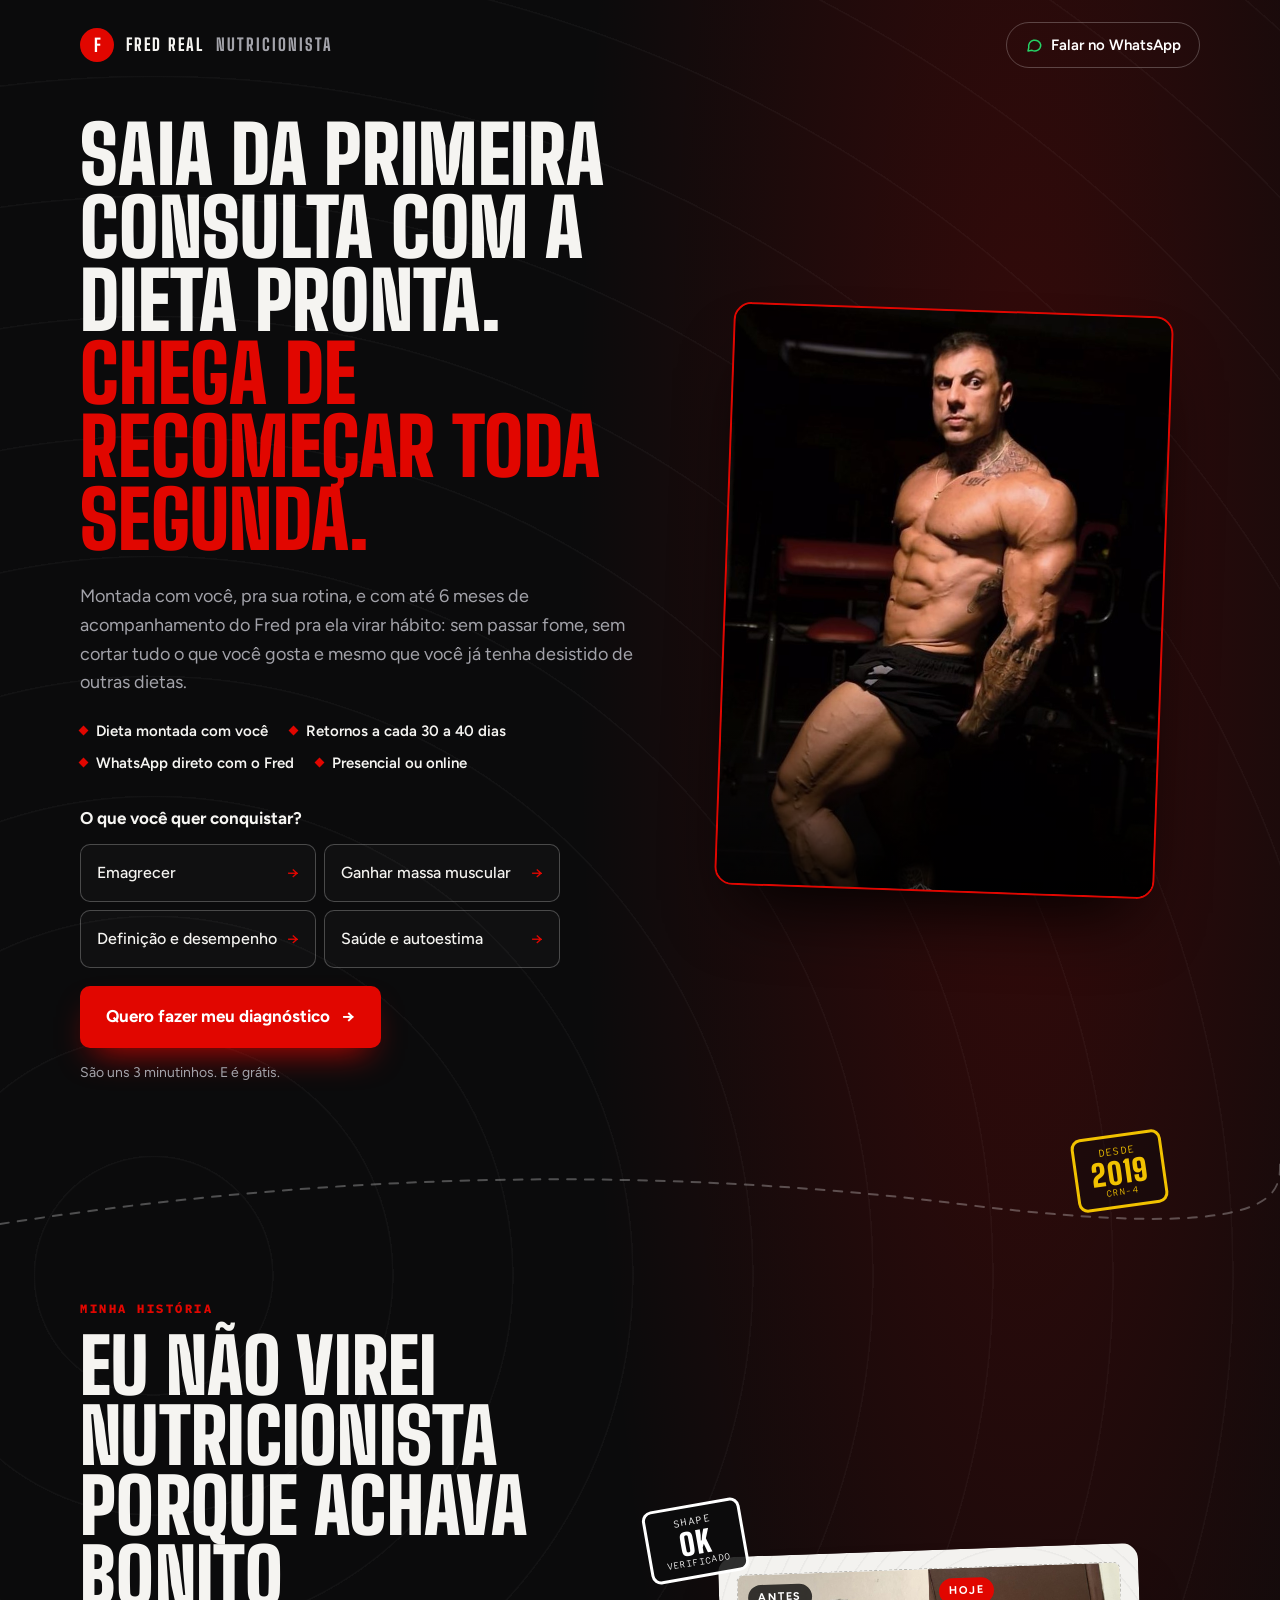
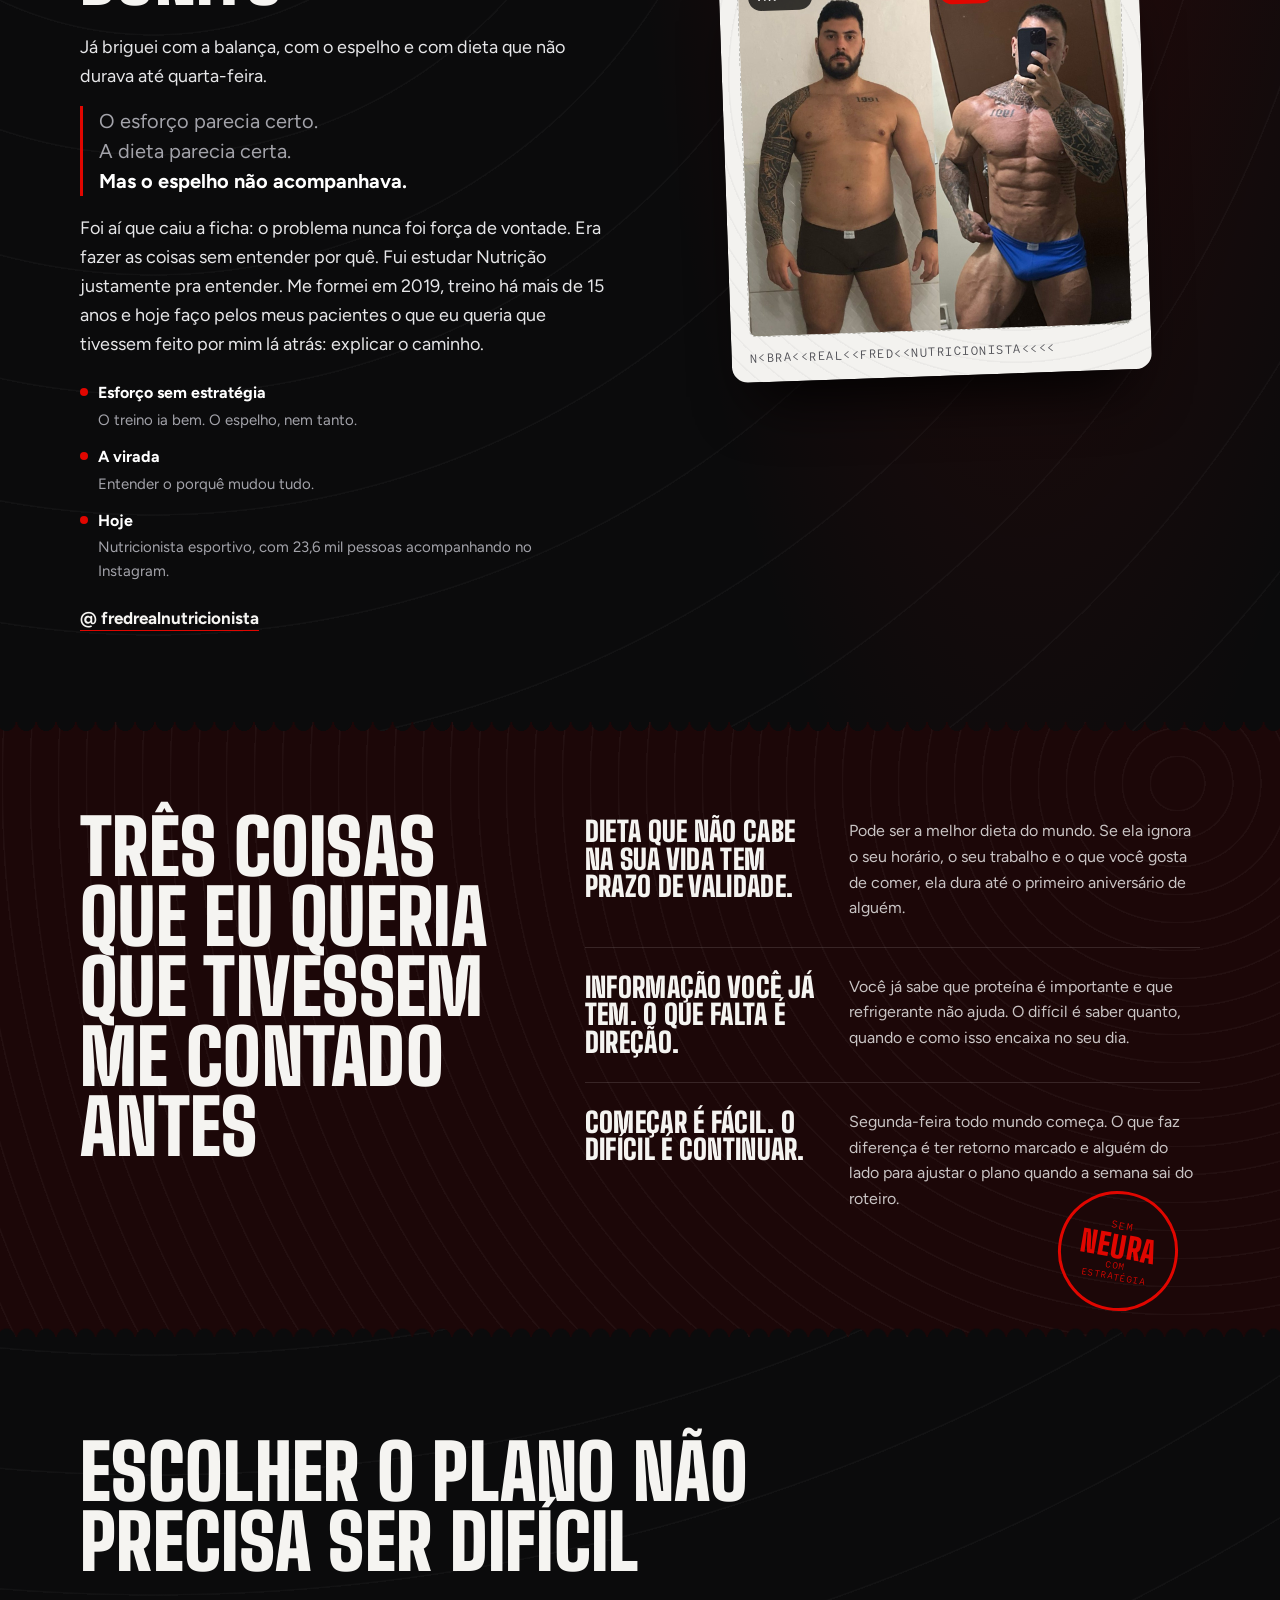
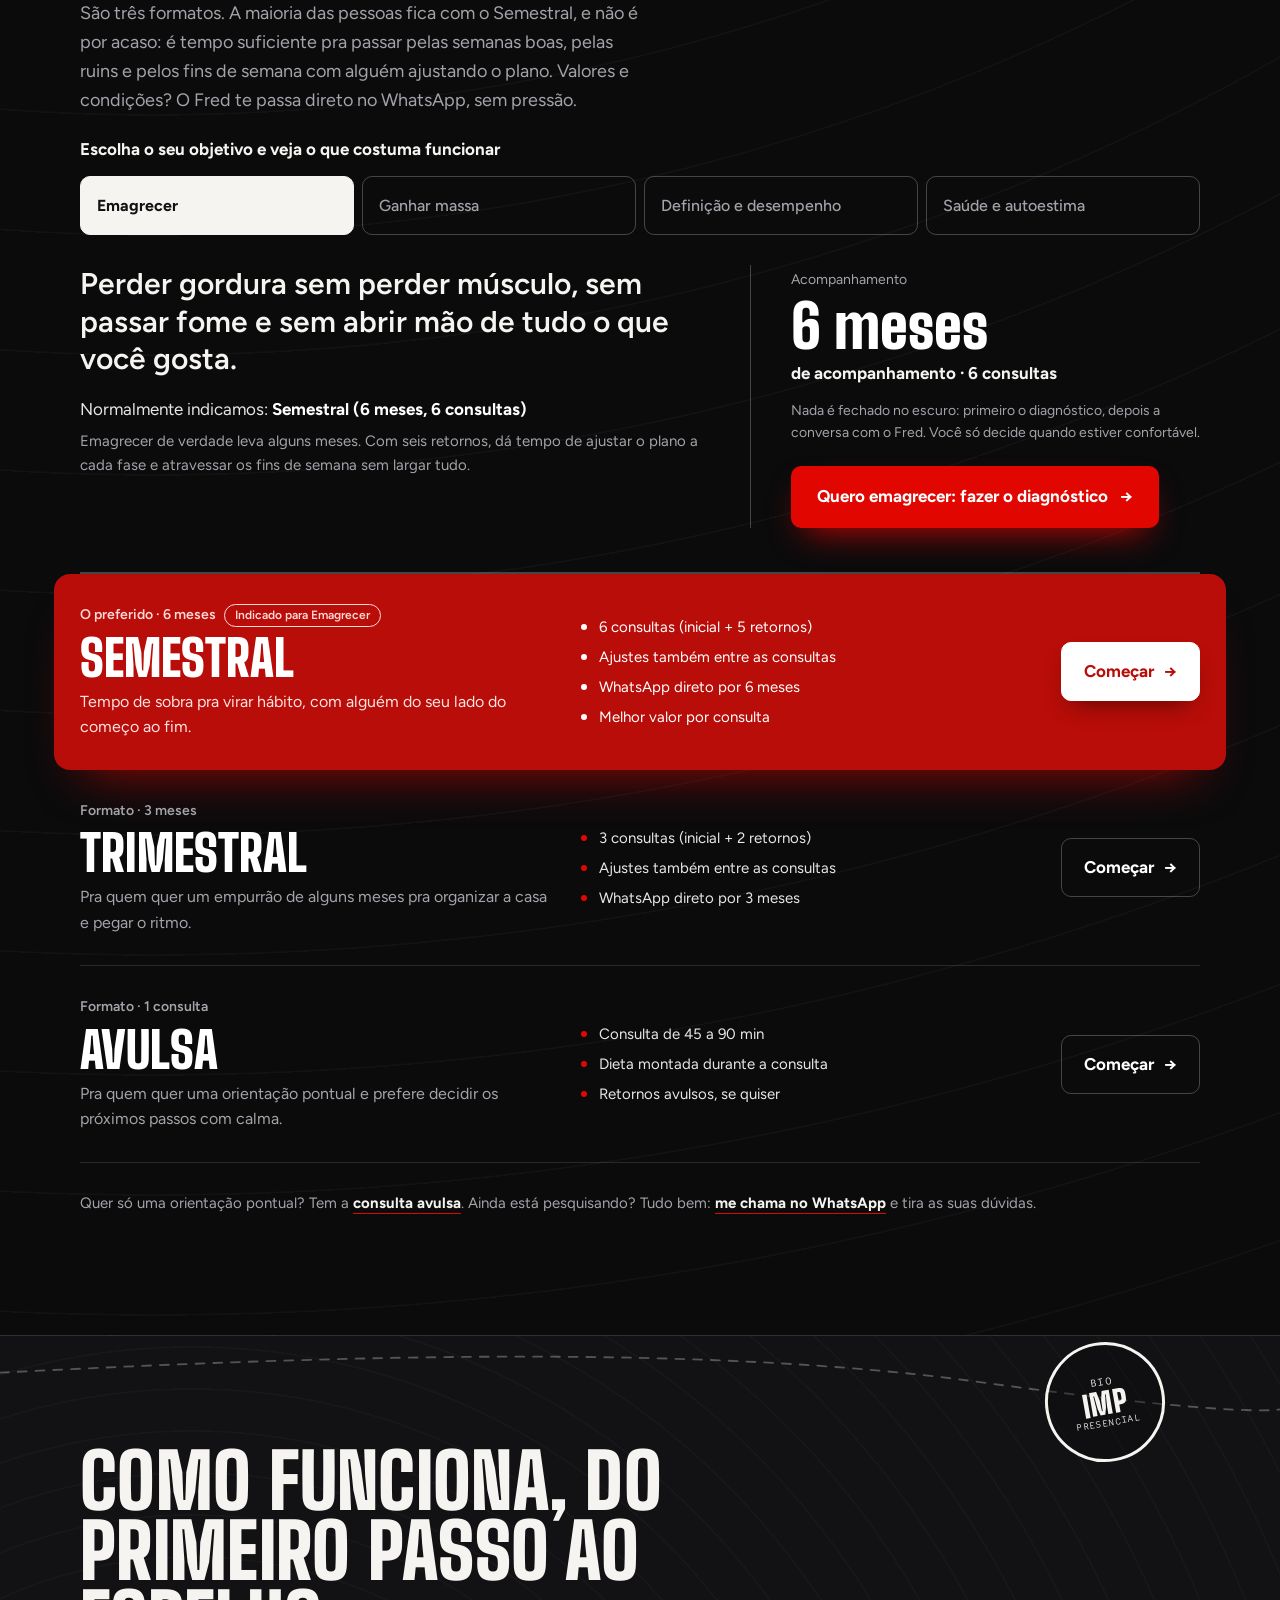
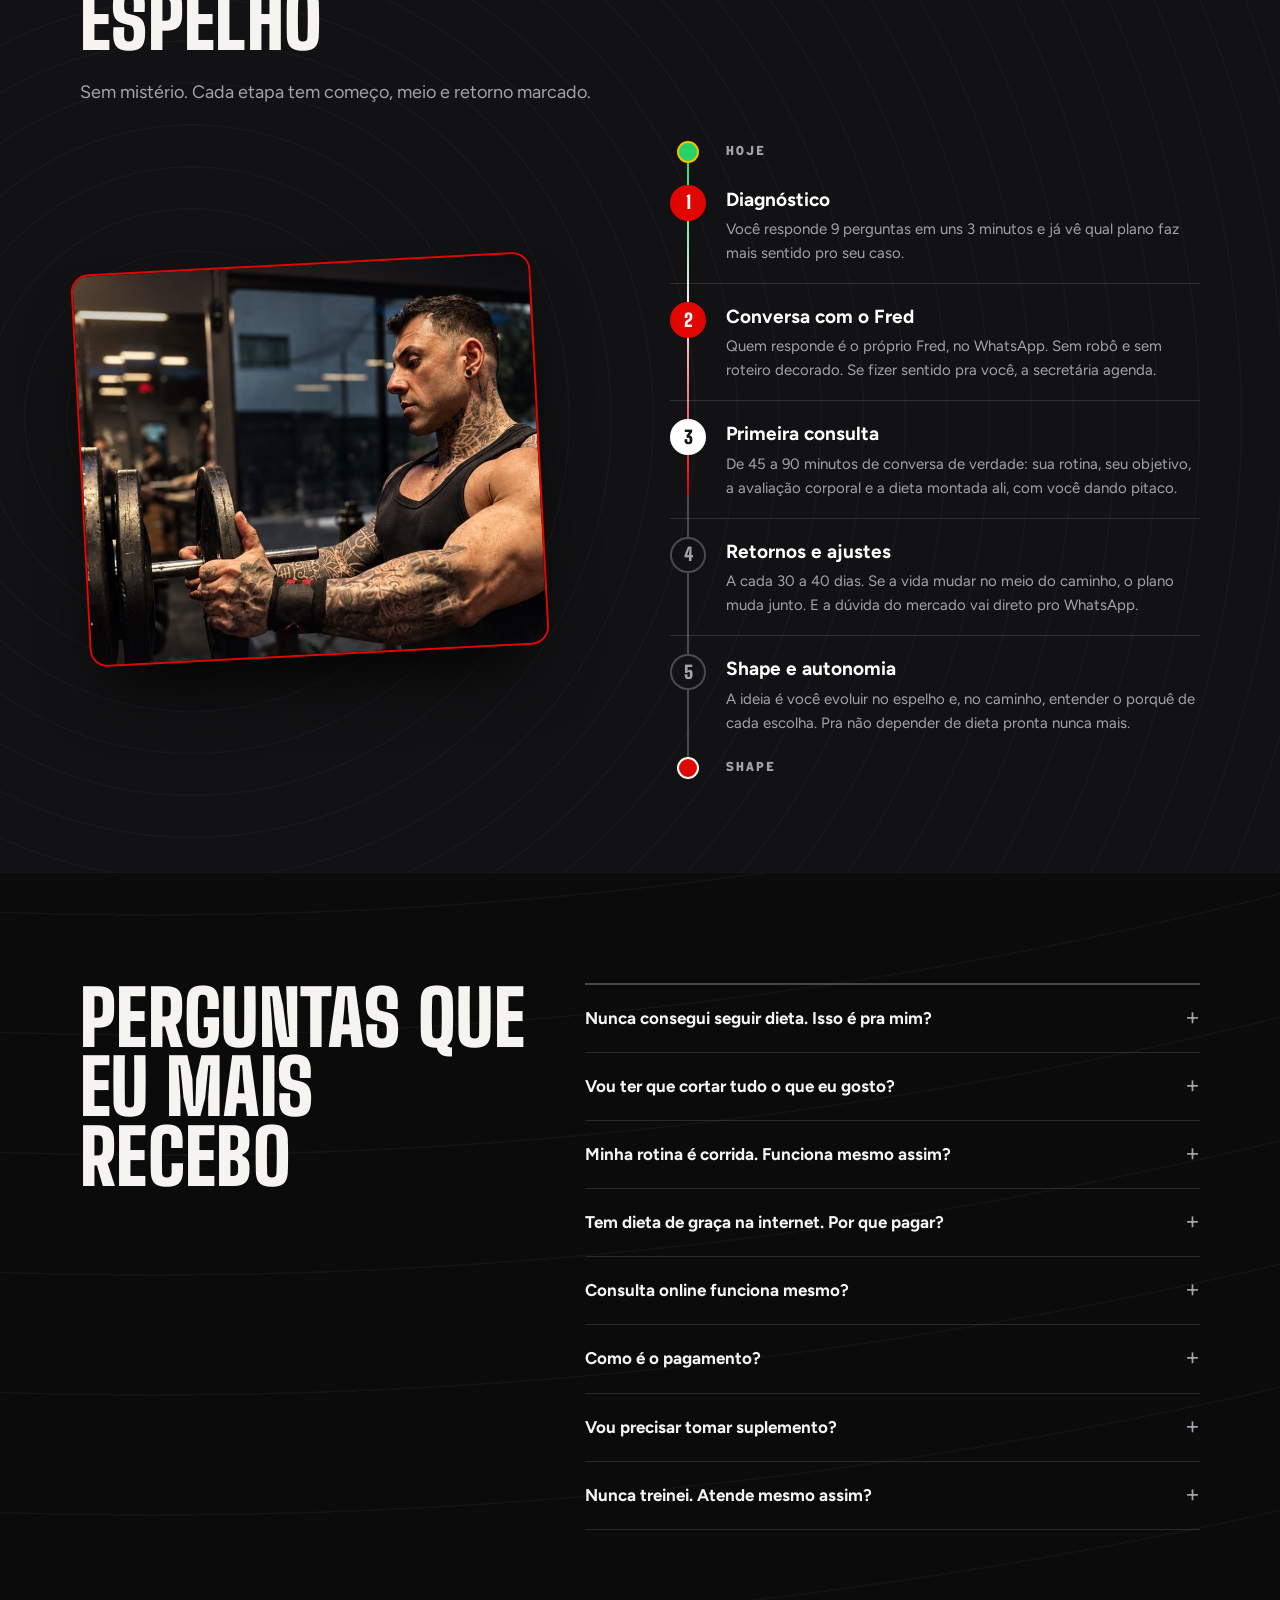
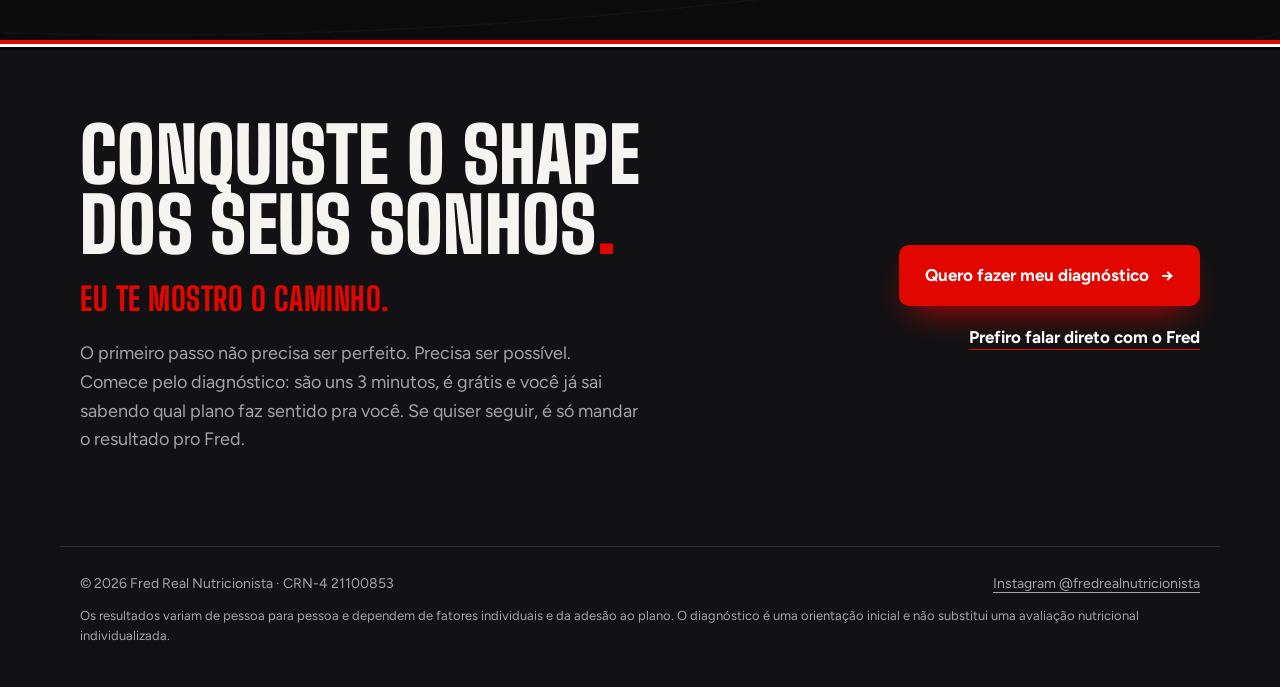
<file: index.html>
<!doctype html>
<html lang="pt-BR">
<head>
  <meta charset="utf-8">
  <meta name="viewport" content="width=device-width, initial-scale=1">
  <title>Fred Real Nutricionista · Conquiste o shape dos seus sonhos</title>
  <meta name="description" content="Acompanhamento nutricional individualizado com o Fred, nutricionista esportivo. Presencial em Cordeiro e Nova Friburgo (RJ) e online para todo o Brasil. Faça o diagnóstico grátis.">
  <meta property="og:title" content="Fred Real Nutricionista · Conquiste o shape dos seus sonhos">
  <meta property="og:description" content="Dieta montada com você, retornos e WhatsApp direto com o Fred. Faça o diagnóstico grátis e descubra o plano indicado para o seu caso.">
  <meta property="og:type" content="website">
  <meta property="og:image" content="assets/fred-hero.jpg">
  <meta name="theme-color" content="#0b0b0c">
  <link rel="preconnect" href="https://fonts.googleapis.com">
  <link rel="preconnect" href="https://fonts.gstatic.com" crossorigin>
  <link href="https://fonts.googleapis.com/css2?family=Big+Shoulders+Display:wght@700;800;900&family=Figtree:wght@400;500;600;700&family=Red+Hat+Mono:wght@500;700&display=swap" rel="stylesheet">
  <link rel="stylesheet" href="styles.css?v=4">
</head>
<body>

<header class="topo moldura">
  <a href="#" class="marca"><span class="marca-selo">F</span>Fred Real <em>Nutricionista</em></a>
  <a href="#" class="btn-whats js-whats" data-msg="geral">
    <svg viewBox="0 0 24 24" aria-hidden="true"><path d="M21 12a8 8 0 0 1-11.6 7.1L4 20l1-4.6A8 8 0 1 1 21 12z"/></svg>
    Falar no WhatsApp
  </a>
</header>

<main>
  <!-- ================= ABERTURA ================= -->
  <section class="hero moldura">
    <div class="hero-texto">
      <h1 class="titulo-mega titulo-oferta">Saia da primeira consulta com a dieta pronta. <span class="vermelho">Chega de recomeçar toda segunda.</span></h1>
      <p class="apoio">
        Montada com você, pra sua rotina, e com até 6 meses de acompanhamento do Fred pra ela virar hábito:
        sem passar fome, sem cortar tudo o que você gosta e mesmo que você já tenha desistido de outras dietas.
      </p>
      <ul class="selos">
        <li>Dieta montada com você</li>
        <li>Retornos a cada 30 a 40 dias</li>
        <li>WhatsApp direto com o Fred</li>
        <li>Presencial ou online</li>
      </ul>
      <p class="pergunta-caso">O que você quer conquistar?</p>
      <div class="casos">
        <a href="diagnostico/?objetivo=emagrecer" class="caso">Emagrecer<i>→</i></a>
        <a href="diagnostico/?objetivo=massa" class="caso">Ganhar massa muscular<i>→</i></a>
        <a href="diagnostico/?objetivo=definicao" class="caso">Definição e desempenho<i>→</i></a>
        <a href="diagnostico/?objetivo=saude" class="caso">Saúde e autoestima<i>→</i></a>
      </div>
      <a href="diagnostico/" class="cta">Quero fazer meu diagnóstico <i>→</i></a>
      <p class="nota">São uns 3 minutinhos. E é grátis.</p>
    </div>

    <figure class="hero-visual hero-visual-foto" aria-hidden="true">
      <div class="card-foto card-foto-grande">
        <img src="assets/fred-hero.jpg" alt="">
      </div>
    </figure>
  </section>

  <!-- trilha tracejada -->
  <div class="trilha" aria-hidden="true">
    <svg viewBox="0 0 1440 120" preserveAspectRatio="none"><path d="M0 90 C 360 40, 720 30, 1080 70 S 1440 60, 1440 30"/></svg>
    <span class="carimbo carimbo-trilha c-amarelo">Desde<br><b>2019</b><small>CRN-4</small></span>
  </div>

  <!-- ================= QUEM CUIDA ================= -->
  <section class="quem moldura">
    <div class="quem-texto">
      <span class="sobretitulo">Minha história</span>
      <h2 class="titulo-grande">Eu não virei nutricionista porque achava bonito</h2>
      <p class="historia">Já briguei com a balança, com o espelho e com dieta que não durava até quarta-feira.</p>
      <p class="trinca">O esforço parecia certo.<br>A dieta parecia certa.<br><b>Mas o espelho não acompanhava.</b></p>
      <p class="historia">
        Foi aí que caiu a ficha: o problema nunca foi força de vontade. Era fazer as coisas sem entender por quê.
        Fui estudar Nutrição justamente pra entender. Me formei em 2019, treino há mais de 15 anos e hoje faço pelos
        meus pacientes o que eu queria que tivessem feito por mim lá atrás: explicar o caminho.
      </p>
      <ul class="marcos">
        <li><b>Esforço sem estratégia</b><span>O treino ia bem. O espelho, nem tanto.</span></li>
        <li><b>A virada</b><span>Entender o porquê mudou tudo.</span></li>
        <li><b>Hoje</b><span>Nutricionista esportivo, com 23,6 mil pessoas acompanhando no Instagram.</span></li>
      </ul>
      <a href="https://www.instagram.com/fredrealnutricionista/" target="_blank" rel="noopener" class="arroba">@ fredrealnutricionista</a>
    </div>
    <div class="quem-visual">
      <div class="doc-foto">
        <div class="doc-img">
          <img src="assets/fred-antes-depois.jpg" alt="O próprio Fred, antes e depois">
          <span class="tag-antes">Antes</span><span class="tag-hoje">Hoje</span>
        </div>
        <span class="doc-mrz">N&lt;BRA&lt;&lt;REAL&lt;&lt;FRED&lt;&lt;NUTRICIONISTA&lt;&lt;&lt;&lt;</span>
      </div>
      <span class="carimbo carimbo-doc">Shape<br><b>OK</b><small>Verificado</small></span>
    </div>
  </section>

  <!-- ================= O QUE NINGUÉM CONTA ================= -->
  <section class="faixa">
    <div class="moldura faixa-grid">
      <h2 class="titulo-grande">Três coisas que eu queria que tivessem me contado antes</h2>
      <div class="verdades">
        <div class="verdade">
          <h3>Dieta que não cabe na sua vida tem prazo de validade.</h3>
          <p>Pode ser a melhor dieta do mundo. Se ela ignora o seu horário, o seu trabalho e o que você gosta de comer, ela dura até o primeiro aniversário de alguém.</p>
        </div>
        <div class="verdade">
          <h3>Informação você já tem. O que falta é direção.</h3>
          <p>Você já sabe que proteína é importante e que refrigerante não ajuda. O difícil é saber quanto, quando e como isso encaixa no seu dia.</p>
        </div>
        <div class="verdade">
          <h3>Começar é fácil. O difícil é continuar.</h3>
          <p>Segunda-feira todo mundo começa. O que faz diferença é ter retorno marcado e alguém do lado para ajustar o plano quando a semana sai do roteiro.</p>
        </div>
      </div>
    </div>
    <span class="carimbo carimbo-faixa c-vermelho">Sem<br><b>neura</b><small>com estratégia</small></span>
  </section>

  <!-- ================= PLANOS ================= -->
  <section class="planos moldura" id="planos">
    <h2 class="titulo-grande">Escolher o plano não precisa ser difícil</h2>
    <p class="apoio">São três formatos. A maioria das pessoas fica com o Semestral, e não é por acaso: é tempo suficiente pra passar pelas semanas boas, pelas ruins e pelos fins de semana com alguém ajustando o plano. Valores e condições? O Fred te passa direto no WhatsApp, sem pressão.</p>

    <p class="pergunta-caso">Escolha o seu objetivo e veja o que costuma funcionar</p>
    <div class="abas" role="tablist">
      <button role="tab" class="aba" data-aba="emagrecer" aria-selected="true">Emagrecer</button>
      <button role="tab" class="aba" data-aba="massa">Ganhar massa</button>
      <button role="tab" class="aba" data-aba="definicao">Definição e desempenho</button>
      <button role="tab" class="aba" data-aba="saude">Saúde e autoestima</button>
    </div>
    <div class="aba-painel">
      <div class="ap-texto">
        <p class="ap-frase" id="ap-frase"></p>
        <p class="ap-indica">Normalmente indicamos: <b id="ap-indica"></b></p>
        <p class="ap-obs" id="ap-obs"></p>
      </div>
      <div class="ap-lado">
        <span class="ap-rot">Acompanhamento</span>
        <b class="ap-tempo" id="ap-tempo"></b>
        <span class="ap-sub" id="ap-sub"></span>
        <p class="ap-nota">Nada é fechado no escuro: primeiro o diagnóstico, depois a conversa com o Fred. Você só decide quando estiver confortável.</p>
        <a href="diagnostico/" class="cta" id="ap-cta">Fazer o diagnóstico <i>→</i></a>
      </div>
    </div>

    <div class="formatos" id="formatos"></div>

    <p class="formatos-rodape">
      Quer só uma orientação pontual? Tem a <a href="#" class="js-whats" data-msg="avulsa">consulta avulsa</a>.
      Ainda está pesquisando? Tudo bem: <a href="#" class="js-whats" data-msg="geral">me chama no WhatsApp</a> e tira as suas dúvidas.
    </p>
  </section>

  <!-- ================= ETAPAS ================= -->
  <section class="etapas-sec">
    <div class="trilha trilha-topo" aria-hidden="true">
      <svg viewBox="0 0 1440 120" preserveAspectRatio="none"><path d="M0 40 C 400 20, 800 10, 1100 50 S 1440 80, 1440 80"/></svg>
      <span class="carimbo carimbo-etapas c-branco">Bio<br><b>imp</b><small>Presencial</small></span>
    </div>
    <div class="moldura">
      <h2 class="titulo-grande">Como funciona, do primeiro passo ao espelho</h2>
      <p class="apoio">Sem mistério. Cada etapa tem começo, meio e retorno marcado.</p>
      <div class="etapas-grid">
        <div class="etapas-visual">
          <div class="card-foto card-foto-largo">
            <img src="assets/fred-treino.jpg" alt="Fred treinando">
          </div>
        </div>
        <ol class="linha">
          <li class="ponta"><i class="pt pt-verde"></i><span>Hoje</span></li>
          <li><b class="n n-ativo">1</b><div><h3>Diagnóstico</h3><p>Você responde 9 perguntas em uns 3 minutos e já vê qual plano faz mais sentido pro seu caso.</p></div></li>
          <li><b class="n n-ativo">2</b><div><h3>Conversa com o Fred</h3><p>Quem responde é o próprio Fred, no WhatsApp. Sem robô e sem roteiro decorado. Se fizer sentido pra você, a secretária agenda.</p></div></li>
          <li><b class="n n-branco">3</b><div><h3>Primeira consulta</h3><p>De 45 a 90 minutos de conversa de verdade: sua rotina, seu objetivo, a avaliação corporal e a dieta montada ali, com você dando pitaco.</p></div></li>
          <li><b class="n">4</b><div><h3>Retornos e ajustes</h3><p>A cada 30 a 40 dias. Se a vida mudar no meio do caminho, o plano muda junto. E a dúvida do mercado vai direto pro WhatsApp.</p></div></li>
          <li><b class="n">5</b><div><h3>Shape e autonomia</h3><p>A ideia é você evoluir no espelho e, no caminho, entender o porquê de cada escolha. Pra não depender de dieta pronta nunca mais.</p></div></li>
          <li class="ponta"><i class="pt pt-vermelho"></i><span>Shape</span></li>
        </ol>
      </div>
    </div>
  </section>

  <!-- ================= RESULTADOS (aparece só quando houver fotos em RESULTADOS no script.js) ================= -->
  <section class="resultados moldura" id="resultados" hidden>
    <h2 class="titulo-grande">Quem já fez o caminho</h2>
    <p class="apoio">Pacientes do Fred que autorizaram mostrar a sua evolução. Cada corpo responde de um jeito.</p>
    <div class="resultados-grade" id="resultados-grade"></div>
  </section>

  <!-- ================= PERGUNTAS ================= -->
  <section class="faq moldura">
    <h2 class="titulo-grande">Perguntas que eu mais recebo</h2>
    <div class="faq-lista">
      <details><summary>Nunca consegui seguir dieta. Isso é pra mim?</summary>
        <p>É exatamente pra você. A maioria dos pacientes chega assim. A diferença é que aqui a dieta é montada com você, em cima da sua rotina, e você não fica sozinho depois da consulta.</p></details>
      <details><summary>Vou ter que cortar tudo o que eu gosto?</summary>
        <p>Não. Se tem uma coisa que eu aprendi é que dieta que proíbe tudo dura pouco. A gente encaixa o que você gosta com estratégia, sem culpa.</p></details>
      <details><summary>Minha rotina é corrida. Funciona mesmo assim?</summary>
        <p>Funciona, porque o plano parte da sua rotina, e não de uma rotina ideal que ninguém tem. Horário de trabalho, de treino, comer fora: tudo entra na conta.</p></details>
      <details><summary>Tem dieta de graça na internet. Por que pagar?</summary>
        <p>Quando o chuveiro queima, você até pode ver um tutorial. Mas costuma chamar alguém que entende, né? Informação na internet tem de sobra. O que ela não faz é olhar pro seu caso, ajustar quando não funciona e responder a sua dúvida no meio da semana.</p></details>
      <details><summary>Consulta online funciona mesmo?</summary>
        <p>Funciona. É ao vivo, por vídeo, com a dieta montada durante a chamada. A evolução é acompanhada por fotos e informações que você envia (a bioimpedância fica para o presencial), e as dúvidas vão pelo WhatsApp.</p></details>
      <details><summary>Como é o pagamento?</summary>
        <p>PIX, cartão de crédito, cartão de débito ou dinheiro. As condições de parcelamento são combinadas no fechamento, depois da conversa com o Fred.</p></details>
      <details><summary>Vou precisar tomar suplemento?</summary>
        <p>Só se fizer sentido pro seu caso. Isso é avaliado na consulta. Suplemento é complemento, e não atalho.</p></details>
      <details><summary>Nunca treinei. Atende mesmo assim?</summary>
        <p>Atende. Tem paciente saindo do sedentarismo e tem marombeiro de muitos anos. O plano começa de onde você está hoje.</p></details>
    </div>
  </section>

  <!-- ================= CHAMADA FINAL ================= -->
  <section class="final">
    <div class="moldura final-grid">
      <div>
        <h2 class="titulo-grande">Conquiste o shape dos seus sonhos<span class="vermelho">.</span></h2>
        <p class="hero-assinatura final-assinatura">Eu te mostro o caminho.</p>
        <p class="apoio">O primeiro passo não precisa ser perfeito. Precisa ser possível. Comece pelo diagnóstico: são uns 3 minutos, é grátis e você já sai sabendo qual plano faz sentido pra você. Se quiser seguir, é só mandar o resultado pro Fred.</p>
      </div>
      <div class="final-acoes">
        <a href="diagnostico/" class="cta">Quero fazer meu diagnóstico <i>→</i></a>
        <a href="#" class="link js-whats" data-msg="geral">Prefiro falar direto com o Fred</a>
      </div>
    </div>
    <footer class="moldura rodape">
      <span>© 2026 Fred Real Nutricionista · CRN-4 <span class="js-crn"></span></span>
      <a href="https://www.instagram.com/fredrealnutricionista/" target="_blank" rel="noopener">Instagram @fredrealnutricionista</a>
      <p>Os resultados variam de pessoa para pessoa e dependem de fatores individuais e da adesão ao plano. O diagnóstico é uma orientação inicial e não substitui uma avaliação nutricional individualizada.</p>
    </footer>
  </section>
</main>

<script src="config.js?v=5"></script>
<script src="script.js?v=3"></script>
</body>
</html>
</file>
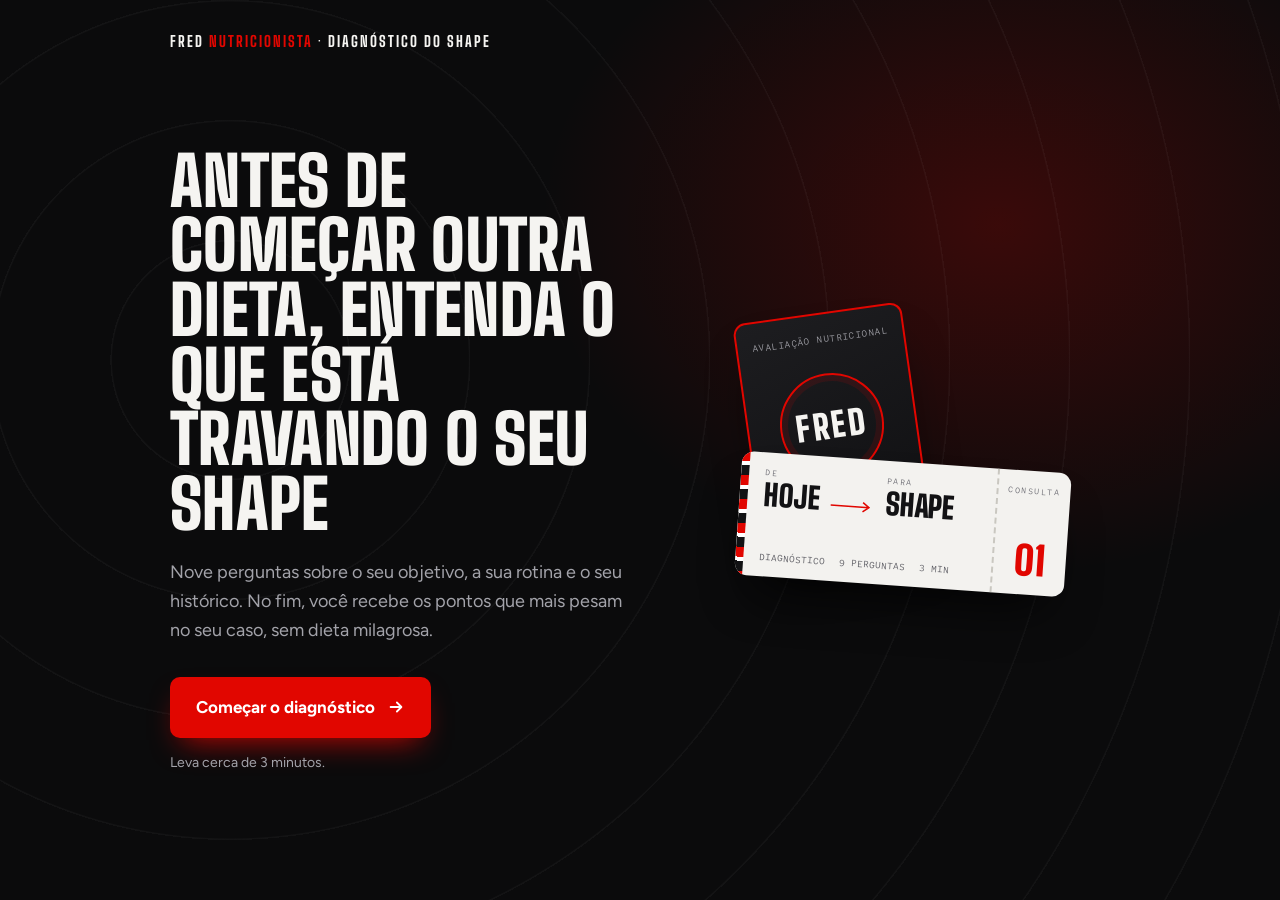
<file: diagnostico/index.html>
<!doctype html>
<html lang="pt-BR">
<head>
  <meta charset="utf-8">
  <meta name="viewport" content="width=device-width, initial-scale=1">
  <title>Diagnóstico do Shape · Fred Nutricionista</title>
  <meta name="description" content="Nove perguntas rápidas para entender o que está travando o seu shape. No fim, você recebe os pontos que mais pesam no seu caso.">
  <meta property="og:title" content="Diagnóstico do Shape · Fred Nutricionista">
  <meta property="og:description" content="Antes de começar outra dieta, entenda o que está travando o seu resultado. Leva cerca de 3 minutos.">
  <meta property="og:type" content="website">
  <meta property="og:image" content="assets/og-image.jpg">
  <meta name="theme-color" content="#0b0b0c">
  <link rel="preconnect" href="https://fonts.googleapis.com">
  <link rel="preconnect" href="https://fonts.gstatic.com" crossorigin>
  <link href="https://fonts.googleapis.com/css2?family=Big+Shoulders+Display:wght@700;800;900&family=Figtree:wght@400;500;600;700&family=Red+Hat+Mono:wght@500;700&display=swap" rel="stylesheet">
  <link rel="stylesheet" href="styles.css?v=2">
</head>
<body>
  <main class="diag">
    <header class="moldura topo">
      <span class="marca">Fred <em>Nutricionista</em> · Diagnóstico do Shape</span>
    </header>

    <!-- ============ 1. ABERTURA ============ -->
    <section class="moldura tela intro entra" id="tela-intro">
      <div class="intro-texto">
        <h1 class="titulo-grande">Antes de começar outra dieta, entenda o que está travando o seu shape</h1>
        <p class="apoio">
          Nove perguntas sobre o seu objetivo, a sua rotina e o seu histórico. No fim, você recebe os pontos
          que mais pesam no seu caso, sem dieta milagrosa.
        </p>
        <button class="cta" type="button" id="btn-comecar">
          Começar o diagnóstico
          <svg viewBox="0 0 20 20" width="18" height="18" aria-hidden="true"><path d="M4 10h11m-4-5 5 5-5 5" fill="none" stroke="currentColor" stroke-width="2" stroke-linecap="round" stroke-linejoin="round"/></svg>
        </button>
        <p class="nota">Leva cerca de 3 minutos.</p>
      </div>

      <figure class="palco" aria-hidden="true">
        <div class="pilha">
          <div class="doc ficha-fundo">
            <span class="ff-topo">Avaliação nutricional</span>
            <span class="ff-selo">FRED</span>
            <span class="ff-base">CRN-4 · Nutrição esportiva</span>
          </div>
          <div class="doc bilhete">
            <div class="bl-faixa"></div>
            <div class="bl-corpo">
              <div class="bl-rota">
                <div><small>De</small><b>Hoje</b></div>
                <svg viewBox="0 0 60 16"><path d="M2 8h50m-8-6 8 6-8 6" fill="none" stroke="currentColor" stroke-width="2"/></svg>
                <div><small>Para</small><b>Shape</b></div>
              </div>
              <div class="bl-dados"><span>Diagnóstico</span><span>9 perguntas</span><span>3 min</span></div>
            </div>
            <div class="bl-canhoto"><small>Consulta</small><b>01</b></div>
          </div>
        </div>
      </figure>
    </section>

    <!-- ============ 2. PERGUNTAS ============ -->
    <section class="moldura tela passo" id="tela-quiz" hidden>
      <div class="rota" role="progressbar" aria-label="Progresso do diagnóstico" aria-valuemin="0" aria-valuemax="100" aria-valuenow="0">
        <span class="rota-ponta" aria-hidden="true">Hoje</span>
        <div class="rota-trilho" aria-hidden="true">
          <div class="rota-feito" id="rota-feito"></div>
          <div class="rota-marcador" id="rota-marcador"></div>
        </div>
        <span class="rota-ponta" aria-hidden="true">Shape</span>
      </div>
      <div class="pergunta" id="pergunta" aria-live="polite"></div>
    </section>

    <!-- ============ 3. DADOS ============ -->
    <section class="moldura tela passo" id="tela-dados" hidden>
      <div class="rota" aria-hidden="true">
        <span class="rota-ponta">Hoje</span>
        <div class="rota-trilho"><div class="rota-feito" style="width:92%"></div><div class="rota-marcador" style="left:92%"></div></div>
        <span class="rota-ponta">Shape</span>
      </div>
      <form class="ficha entra" id="form-dados" novalidate>
        <h2 class="titulo-pergunta">Para quem é esse diagnóstico?</h2>
        <p class="ficha-apoio">Você vê o resultado na hora e pode receber a explicação completa do Fred pelo WhatsApp.</p>
        <label class="campo">
          <span>Nome</span>
          <input name="nome" required autocomplete="name">
        </label>
        <label class="campo">
          <span>WhatsApp com DDD</span>
          <input name="whatsapp" required inputmode="tel" autocomplete="tel" placeholder="(22) 99999-9999" type="tel">
        </label>
        <p class="erro" id="erro-dados" role="alert" hidden></p>
        <p class="privacidade">Seus dados ficam só com o Fred e a equipe dele e não são vendidos nem repassados a mais ninguém.</p>
        <button class="cta cta-cheio" type="submit">
          Ver meu diagnóstico
          <svg viewBox="0 0 20 20" width="18" height="18" aria-hidden="true"><path d="M4 10h11m-4-5 5 5-5 5" fill="none" stroke="currentColor" stroke-width="2" stroke-linecap="round" stroke-linejoin="round"/></svg>
        </button>
        <button class="voltar" type="button" id="voltar-dados">Voltar</button>
      </form>
    </section>

    <!-- ============ 4. RESULTADO ============ -->
    <section class="moldura tela resultado" id="tela-resultado" hidden>
      <div class="entra">
        <p class="rotulo">Seu diagnóstico</p>
        <h2 class="titulo-grande" id="res-titulo"></h2>
        <p class="apoio" id="res-resumo"></p>

        <div class="bloco-plano">
          <span class="plano-tag">Plano indicado para você</span>
          <b class="plano-nome" id="res-plano-nome"></b>
          <span class="plano-info" id="res-plano-info"></span>
          <ul class="plano-porque" id="res-porque"></ul>
          <a class="plano-link" href="../#planos">Comparar todos os planos</a>
        </div>

        <div class="bloco">
          <h3 class="bloco-titulo">O que mais pesa no seu caso</h3>
          <ol class="pontos" id="res-pontos"></ol>
        </div>

        <div class="bloco bloco-claro">
          <h3 class="bloco-titulo">Por que dieta pronta não resolve isso</h3>
          <p>
            Nenhum desses pontos se resolve com um cardápio copiado da internet. Eles pedem um plano montado
            <strong>com você</strong>, em cima da sua rotina, e alguém para ajustar o caminho quando a vida real acontecer.
            É assim que o Fred trabalha:
          </p>
          <ul class="metodo">
            <li><b>Consulta de 45 a 90 min</b> para entender sua rotina, seu treino e o que você gosta de comer.</li>
            <li><b>Dieta montada durante a consulta</b>, com a sua participação, e explicada em linguagem simples.</li>
            <li><b>Retornos a cada 30 a 40 dias</b> e ajustes também entre as consultas.</li>
            <li><b>WhatsApp direto com o Fred</b> para tirar dúvidas do acompanhamento.</li>
          </ul>
          <p class="modalidade" id="res-modalidade"></p>
        </div>

        <div class="bloco">
          <h3 class="bloco-titulo">Próximo passo</h3>
          <ol class="proximos">
            <li>Você manda o seu diagnóstico para o Fred no WhatsApp.</li>
            <li>Ele mesmo responde, entende o seu caso e explica como funciona o acompanhamento e os planos.</li>
            <li>Se fizer sentido para você, a secretária agenda a sua consulta.</li>
          </ol>
          <a class="cta cta-largo" id="res-whats" href="#" target="_blank" rel="noopener">
            Mandar meu diagnóstico para o Fred
            <svg viewBox="0 0 20 20" width="18" height="18" aria-hidden="true"><path d="M4 10h11m-4-5 5 5-5 5" fill="none" stroke="currentColor" stroke-width="2" stroke-linecap="round" stroke-linejoin="round"/></svg>
          </a>
          <p class="nota">Abre o WhatsApp com as suas respostas já escritas. Você só aperta enviar.</p>
        </div>

        <p class="aviso">
          Este diagnóstico é uma orientação inicial a partir das suas respostas e não substitui uma avaliação nutricional individualizada.
          Resultados variam de pessoa para pessoa. Fred · Nutricionista · CRN-4 <span class="js-crn"></span>
        </p>
        <button class="voltar" type="button" id="refazer">Refazer o diagnóstico</button>
      </div>
    </section>
  </main>

  <script src="../config.js?v=5"></script>
  <script src="script.js?v=2"></script>
</body>
</html>
</file>
<file: styles.css>
/* ============ Cores do Fred: preto, vermelho e branco ============ */
:root {
  --fundo: #0b0b0c;
  --fundo-2: #121214;
  --vinho: #1c0708;
  --linha: rgba(255, 255, 255, .12);
  --linha-forte: rgba(255, 255, 255, .24);
  --vermelho: #e10600;
  --vermelho-escuro: #a80500;
  --vermelho-destaque: #b80d08;
  --branco: #f5f4f1;
  --texto: #e7e7e9;
  --apagado: #a3a3aa;
  --papel: #f3f2ef;
  --tinta: #121214;
  --amarelo: #f2c200;

  --display: 'Big Shoulders Display', Impact, 'Arial Narrow', sans-serif;
  --corpo: 'Figtree', system-ui, -apple-system, 'Segoe UI', Roboto, sans-serif;
  --mono: 'Red Hat Mono', ui-monospace, Menlo, monospace;
}

* { box-sizing: border-box; margin: 0; padding: 0; }
[hidden] { display: none !important; }
html { scroll-behavior: smooth; }
body {
  color: var(--texto); font-family: var(--corpo); font-size: 17px; line-height: 1.6; -webkit-font-smoothing: antialiased; overflow-x: hidden;
  background:
    repeating-radial-gradient(circle at 12% 18%, transparent 0 118px, rgba(255,255,255,.03) 119px 120px),
    radial-gradient(ellipse 50% 40% at 80% 8%, rgba(225, 6, 0, .2), transparent 70%),
    var(--fundo);
}
img { display: block; max-width: 100%; }
a { color: inherit; }
button { font: inherit; cursor: pointer; }
svg { fill: none; stroke: currentColor; stroke-width: 2; stroke-linecap: round; stroke-linejoin: round; }
.moldura { width: 100%; max-width: 1160px; margin: 0 auto; padding: 0 20px; }
.vermelho { color: var(--vermelho); }

/* ============ Tipografia ============ */
.titulo-mega { font-family: var(--display); font-weight: 900; text-transform: uppercase; color: var(--branco); line-height: .9; letter-spacing: .3px; font-size: clamp(56px, 8.6vw, 104px); margin-bottom: 26px; }
.titulo-grande { font-family: var(--display); font-weight: 900; text-transform: uppercase; color: var(--branco); line-height: .92; letter-spacing: .3px; font-size: clamp(44px, 6vw, 76px); margin-bottom: 22px; max-width: 760px; }
.apoio { color: var(--apagado); font-size: 18px; max-width: 560px; margin-bottom: 22px; }
.apoio b { color: var(--branco); }
.nota { color: var(--apagado); font-size: 14px; margin-top: 14px; }

/* ============ Botões ============ */
.cta { display: inline-flex; align-items: center; gap: 12px; background: var(--vermelho); color: #fff; text-decoration: none; font-weight: 700; font-size: 17px; border-radius: 10px; padding: 17px 26px; box-shadow: 0 16px 34px -14px rgba(225, 6, 0, .9); transition: transform .15s, background .2s; }
.cta:hover { background: var(--vermelho-escuro); transform: translateY(-2px); }
.cta i { font-style: normal; transition: transform .2s; }
.cta:hover i { transform: translateX(3px); }
.btn-whats { display: inline-flex; align-items: center; gap: 8px; color: #fff; text-decoration: none; font-weight: 600; font-size: 15px; border: 1px solid var(--linha-forte); border-radius: 999px; padding: 10px 18px; transition: border-color .2s; }
.btn-whats svg { width: 18px; height: 18px; color: #25d366; }
.btn-whats:hover { border-color: #fff; }
.link { color: #fff; font-weight: 700; text-underline-offset: 6px; text-decoration-color: var(--vermelho); }

/* ============ Topo ============ */
.topo { display: flex; align-items: center; justify-content: space-between; gap: 16px; padding-top: 22px; padding-bottom: 10px; }
.marca { display: inline-flex; align-items: center; gap: 12px; text-decoration: none; font-family: var(--display); font-weight: 800; font-size: 17px; letter-spacing: 2px; text-transform: uppercase; color: var(--branco); }
.marca em { font-style: normal; color: var(--apagado); }
.marca-selo { width: 34px; height: 34px; border-radius: 50%; background: var(--vermelho); color: #fff; display: grid; place-items: center; font-size: 18px; letter-spacing: 0; }

/* ============ Abertura ============ */
.hero { display: grid; grid-template-columns: 1.05fr .95fr; gap: 40px; align-items: center; padding-top: 40px; padding-bottom: 40px; }
.selos { list-style: none; display: flex; flex-wrap: wrap; gap: 8px 22px; margin-bottom: 30px; }
.selos li { position: relative; padding-left: 16px; font-size: 15px; font-weight: 600; color: var(--branco); }
.selos li::before { content: ''; position: absolute; left: 0; top: 8px; width: 7px; height: 7px; background: var(--vermelho); transform: rotate(45deg); }
.pergunta-caso { font-weight: 700; color: var(--branco); font-size: 17px; margin-bottom: 12px; }
.casos { display: grid; grid-template-columns: 1fr 1fr; gap: 8px; max-width: 480px; margin-bottom: 18px; }
.caso { display: flex; align-items: center; justify-content: space-between; gap: 10px; text-decoration: none; color: var(--branco); font-weight: 500; font-size: 16px; line-height: 1.25; border: 1px solid var(--linha-forte); background: rgba(255,255,255,.025); border-radius: 10px; padding: 16px 16px; min-height: 58px; transition: border-color .15s, background .15s; }
.caso i { font-style: normal; color: var(--vermelho); }
.caso:hover { border-color: var(--vermelho); background: rgba(225, 6, 0, .1); }

.hero-visual { position: relative; height: 560px; }
.card-foto { position: absolute; right: 30px; top: 0; width: 340px; aspect-ratio: 4 / 5.3; border-radius: 18px; overflow: hidden; border: 2px solid var(--vermelho); transform: rotate(3deg); background: #111; box-shadow: 0 40px 70px -25px rgba(0,0,0,.95); }
.card-foto img { width: 100%; height: 100%; object-fit: cover; object-position: center 25%; }
.card-foto::after { content: ''; position: absolute; inset: 0; background: linear-gradient(180deg, transparent 62%, rgba(0,0,0,.8)); pointer-events: none; }
.card-foto figcaption { position: absolute; left: 18px; bottom: 16px; z-index: 1; color: #fff; }
.card-foto figcaption b { display: block; font-family: var(--display); font-weight: 900; font-size: 30px; letter-spacing: 1px; text-transform: uppercase; line-height: 1; }
.card-foto figcaption small { font-family: var(--mono); font-size: 11px; letter-spacing: 1.5px; text-transform: uppercase; color: #cfcfcf; }
.cartao-plano { position: absolute; left: 0; bottom: 30px; width: 300px; background: linear-gradient(160deg, #fff, #e9e8e4); color: var(--tinta); border-radius: 14px; padding: 16px 18px 12px; transform: rotate(-6deg); box-shadow: 0 30px 50px -18px rgba(0,0,0,.9); z-index: 2; }
.cp-topo { display: block; font-family: var(--mono); font-size: 10px; letter-spacing: 1.5px; text-transform: uppercase; color: #6b6b72; }
.cp-nome { display: block; font-family: var(--display); font-weight: 900; font-size: 24px; letter-spacing: .5px; margin: 4px 0 8px; }
.cartao-plano ul { list-style: none; display: grid; gap: 4px; margin-bottom: 8px; }
.cartao-plano li { display: flex; gap: 12px; font-size: 13px; font-weight: 600; padding: 4px 8px; border-radius: 6px; }
.cartao-plano li span { font-family: var(--mono); font-size: 11px; color: #6b6b72; width: 42px; }
.cartao-plano li.atual { background: #fde7e6; color: var(--vermelho-escuro); }
.cp-mrz { display: block; font-family: var(--mono); font-size: 10px; letter-spacing: 1px; color: #6b6b72; border-top: 1px solid #d6d4cf; padding-top: 6px; white-space: nowrap; overflow: hidden; }

.carimbo { position: absolute; display: inline-flex; flex-direction: column; align-items: center; justify-content: center; text-align: center; font-family: var(--mono); font-size: 10px; letter-spacing: 1.5px; text-transform: uppercase; line-height: 1.15; border: 3px solid currentColor; border-radius: 10px; padding: 8px 14px; color: var(--vermelho); background: rgba(11,11,12,.35); }
.carimbo b { font-family: var(--display); font-weight: 900; font-size: 30px; letter-spacing: 1px; line-height: 1; }
.carimbo small { font-size: 9px; }
.carimbo-hero { right: 0; bottom: 70px; transform: rotate(-12deg); z-index: 3; background: rgba(255,255,255,.92); }
.c-amarelo { color: var(--amarelo); }
.c-vermelho { color: var(--vermelho); border-radius: 50%; width: 120px; height: 120px; }
.c-branco { color: var(--branco); border-radius: 50%; width: 120px; height: 120px; }

/* trilha tracejada entre seções */
.trilha { position: relative; height: 120px; margin: 10px 0; }
.trilha svg { width: 100%; height: 100%; }
.trilha path { stroke: rgba(255,255,255,.28); stroke-width: 2; stroke-dasharray: 10 10; }
.carimbo-trilha { right: 9%; top: 0; transform: rotate(-8deg); }

/* ============ Quem cuida ============ */
.quem { display: grid; grid-template-columns: 1fr 1fr; gap: 60px; align-items: center; padding-top: 30px; padding-bottom: 90px; }
.citacao { font-size: 22px; font-weight: 600; color: var(--branco); line-height: 1.35; margin-bottom: 18px; max-width: 520px; }
.arroba { color: var(--branco); font-weight: 700; text-underline-offset: 6px; text-decoration-color: var(--vermelho); }
.quem-visual { position: relative; display: flex; justify-content: center; }
.doc-foto { width: 100%; max-width: 420px; background: var(--papel); border-radius: 16px; padding: 18px 18px 14px; transform: rotate(-2deg); box-shadow: 0 40px 60px -25px rgba(0,0,0,.95);
  background-image: repeating-radial-gradient(circle at 70% 30%, transparent 0 14px, rgba(0,0,0,.035) 15px 16px); }
.doc-img { position: relative; border-radius: 8px; overflow: hidden; border: 1px dashed #b9b8b2; }
.doc-img img { width: 100%; height: auto; }
.tag-antes, .tag-hoje { position: absolute; top: 10px; font-size: 11px; font-weight: 700; letter-spacing: 1.5px; text-transform: uppercase; border-radius: 999px; padding: 4px 10px; color: #fff; background: rgba(0,0,0,.75); }
.tag-antes { left: 10px; }
.tag-hoje { left: calc(50% + 10px); background: var(--vermelho); }
.doc-mrz { display: block; margin-top: 12px; font-family: var(--mono); font-size: 12px; letter-spacing: 1.5px; color: #4a4a50; white-space: nowrap; overflow: hidden; }
.carimbo-doc { left: 0; top: -30px; transform: rotate(-10deg); color: #fff; background: rgba(11,11,12,.85); }

/* ============ Faixa (bordas recortadas) ============ */
.faixa { position: relative; background: var(--vinho); padding: 90px 0 100px;
  background-image: repeating-radial-gradient(circle at 92% 10%, transparent 0 26px, rgba(255,255,255,.035) 27px 28px);
  --d: 9px;
  -webkit-mask: radial-gradient(var(--d) at 50% 0, #0000 98%, #000) 50% 0 / calc(var(--d) * 2.2) 51% repeat-x, radial-gradient(var(--d) at 50% 100%, #0000 98%, #000) 50% 100% / calc(var(--d) * 2.2) 51% repeat-x;
          mask: radial-gradient(var(--d) at 50% 0, #0000 98%, #000) 50% 0 / calc(var(--d) * 2.2) 51% repeat-x, radial-gradient(var(--d) at 50% 100%, #0000 98%, #000) 50% 100% / calc(var(--d) * 2.2) 51% repeat-x; }
.faixa-grid { display: grid; grid-template-columns: .85fr 1.15fr; gap: 50px; align-items: start; }
.verdade { display: grid; grid-template-columns: .8fr 1.2fr; gap: 30px; padding: 26px 0; border-bottom: 1px solid var(--linha); }
.verdade:first-child { padding-top: 6px; }
.verdade:last-child { border-bottom: 0; }
.verdade h3 { font-family: var(--display); font-weight: 900; text-transform: uppercase; color: var(--branco); font-size: 28px; line-height: .98; letter-spacing: .3px; }
.verdade p { color: #c9c4c4; font-size: 16px; }
.carimbo-faixa { right: 8%; bottom: 26px; transform: rotate(10deg); background: transparent; }

/* ============ Planos ============ */
.planos { padding-top: 100px; padding-bottom: 60px; }
.abas { display: grid; grid-template-columns: repeat(4, 1fr); gap: 8px; margin-bottom: 30px; }
.aba { background: transparent; color: var(--apagado); border: 1px solid var(--linha-forte); border-radius: 10px; padding: 16px; font-size: 16px; font-weight: 500; text-align: left; transition: all .15s; }
.aba:hover { color: #fff; border-color: #fff; }
.aba[aria-selected="true"] { background: var(--branco); color: var(--tinta); border-color: var(--branco); font-weight: 700; }
.aba-painel { display: grid; grid-template-columns: 1.4fr 1fr; gap: 40px; padding-bottom: 44px; border-bottom: 2px solid var(--linha-forte); }
.ap-frase { font-size: clamp(22px, 2.4vw, 30px); font-weight: 600; color: var(--branco); line-height: 1.25; margin-bottom: 18px; }
.ap-indica { color: var(--texto); margin-bottom: 6px; }
.ap-indica b { color: #fff; }
.ap-obs { color: var(--apagado); font-size: 15px; }
.ap-lado { border-left: 1px solid var(--linha-forte); padding-left: 40px; }
.ap-rot { font-size: 14px; color: var(--apagado); }
.ap-tempo { display: block; font-family: var(--display); font-weight: 900; font-size: 60px; line-height: 1; color: #fff; margin: 4px 0; }
.ap-sub { display: block; font-weight: 700; color: var(--branco); margin-bottom: 12px; }
.ap-nota { font-size: 14px; color: var(--apagado); margin-bottom: 22px; }

.formatos { display: grid; }
.formato { display: grid; grid-template-columns: 1.15fr 1.1fr auto; gap: 30px; align-items: center; padding: 30px 0; border-bottom: 1px solid var(--linha); }
.formato.destaque { background: var(--vermelho-destaque); border-radius: 16px; padding: 30px 26px; margin: 0 -26px; border-bottom: 0; box-shadow: 0 30px 50px -30px rgba(225,6,0,.7); }
.f-rot { font-size: 14px; font-weight: 600; color: var(--apagado); display: flex; align-items: center; gap: 8px; flex-wrap: wrap; }
.formato.destaque .f-rot { color: #ffd9d7; }
.f-pill { border: 1px solid currentColor; border-radius: 999px; padding: 1px 10px; font-size: 12px; }
.f-nome { display: block; font-family: var(--display); font-weight: 900; font-size: 50px; line-height: 1; color: #fff; text-transform: uppercase; margin: 6px 0 6px; }
.f-preco { display: block; font-weight: 700; color: #fff; margin-bottom: 4px; }
.f-desc { color: var(--apagado); font-size: 16px; }
.formato.destaque .f-desc { color: #ffe3e1; }
.f-itens { list-style: none; display: grid; gap: 6px; }
.f-itens li { position: relative; padding-left: 18px; font-size: 15px; color: var(--texto); }
.f-itens li::before { content: ''; position: absolute; left: 0; top: 9px; width: 6px; height: 6px; border-radius: 50%; background: var(--vermelho); }
.formato.destaque .f-itens li { color: #fff; }
.formato.destaque .f-itens li::before { background: #fff; }
.f-btn { display: inline-flex; align-items: center; gap: 10px; text-decoration: none; color: #fff; font-weight: 700; border: 1px solid var(--linha-forte); border-radius: 10px; padding: 15px 22px; white-space: nowrap; transition: border-color .2s, background .2s; }
.f-btn:hover { border-color: #fff; }
.formato.destaque .f-btn { background: #fff; color: var(--vermelho-destaque); border-color: #fff; box-shadow: 0 12px 24px -12px rgba(0,0,0,.6); }
.formatos-rodape { color: var(--apagado); font-size: 15px; margin-top: 28px; }
.formatos-rodape a { color: var(--branco); font-weight: 700; text-underline-offset: 5px; text-decoration-color: var(--vermelho); }

/* ============ Etapas ============ */
.etapas-sec { position: relative; background: var(--fundo-2); border-top: 1px solid var(--linha); padding-bottom: 90px; margin-top: 60px;
  background-image: repeating-radial-gradient(circle at 15% 60%, transparent 0 40px, rgba(255,255,255,.025) 41px 42px); }
.trilha-topo { margin: 0; height: 110px; }
.carimbo-etapas { left: 9%; top: 6px; transform: rotate(-10deg); }
.etapas-grid { display: grid; grid-template-columns: 1fr 1fr; gap: 60px; align-items: center; margin-top: 30px; }
.card-foto-largo { position: relative; right: auto; top: auto; width: 100%; max-width: 460px; aspect-ratio: 860 / 735; transform: rotate(-3deg); }
.card-foto-largo::after { display: none; }
.linha { list-style: none; position: relative; }
.linha::before { content: ''; position: absolute; left: 17px; top: 14px; bottom: 14px; width: 2px; background: linear-gradient(180deg, #25d366 0, var(--branco) 25%, var(--vermelho) 55%, var(--linha-forte) 56%); }
.linha li { position: relative; display: grid; grid-template-columns: 36px 1fr; gap: 20px; align-items: start; padding: 18px 0; border-bottom: 1px solid var(--linha); }
.linha li:nth-last-child(2) { border-bottom: 0; }
.linha .ponta { border-bottom: 0; padding: 4px 0; align-items: center; }
.linha .ponta span { font-family: var(--mono); font-weight: 700; font-size: 13px; letter-spacing: 2px; text-transform: uppercase; color: var(--apagado); }
.pt { width: 22px; height: 22px; border-radius: 50%; margin-left: 7px; border: 2px solid #fff; position: relative; z-index: 1; }
.pt-verde { background: #25d366; border-color: var(--amarelo); }
.pt-vermelho { background: var(--vermelho); }
.n { position: relative; z-index: 1; width: 36px; height: 36px; border-radius: 50%; display: grid; place-items: center; font-family: var(--display); font-weight: 900; font-size: 18px; background: var(--fundo-2); color: var(--apagado); border: 2px solid var(--linha-forte); }
.n-ativo { background: var(--vermelho); color: #fff; border-color: var(--vermelho); }
.n-branco { background: #fff; color: var(--tinta); border-color: #fff; }
.linha h3 { font-size: 19px; color: #fff; margin-bottom: 2px; }
.linha p { font-size: 15px; color: var(--apagado); }

/* ============ Resultados ============ */
.resultados { padding-top: 100px; }
.resultados-grade { display: grid; grid-template-columns: repeat(3, 1fr); gap: 20px; margin-top: 20px; }
.resultado-card { background: var(--fundo-2); border: 1px solid var(--linha-forte); border-radius: 16px; overflow: hidden; }
.resultado-card img { width: 100%; aspect-ratio: 4 / 5; object-fit: cover; }
.resultado-card figcaption { padding: 14px 18px 18px; }
.resultado-card b { display: block; color: #fff; }
.resultado-card span { color: var(--apagado); font-size: 15px; }

/* ============ FAQ ============ */
.faq { display: grid; grid-template-columns: .85fr 1.15fr; gap: 50px; align-items: start; padding-top: 110px; padding-bottom: 110px; }
.faq .titulo-grande { position: sticky; top: 30px; }
.faq-lista { border-top: 2px solid var(--linha-forte); }
.faq details { border-bottom: 1px solid var(--linha); }
.faq summary { list-style: none; cursor: pointer; display: flex; justify-content: space-between; gap: 20px; padding: 20px 0; font-weight: 700; color: var(--branco); font-size: 17px; }
.faq summary::-webkit-details-marker { display: none; }
.faq summary::after { content: '+'; font-size: 24px; font-weight: 400; line-height: 1; color: var(--apagado); transition: transform .2s; }
.faq details[open] summary::after { transform: rotate(45deg); color: var(--vermelho); }
.faq details p { color: var(--apagado); padding: 0 40px 22px 0; }

/* ============ Final ============ */
.final { background: var(--fundo-2); border-top: 6px solid transparent; border-image: linear-gradient(180deg, var(--vermelho) 0 33%, #fff 33% 66%, #000 66%) 1; padding-top: 80px; }
.final-grid { display: grid; grid-template-columns: 1.3fr 1fr; gap: 40px; align-items: center; padding-bottom: 70px; }
.final-acoes { display: flex; flex-direction: column; align-items: flex-end; gap: 18px; }
.rodape { border-top: 1px solid var(--linha); padding-top: 26px; padding-bottom: 40px; display: flex; flex-wrap: wrap; justify-content: space-between; gap: 10px 20px; font-size: 14px; color: var(--apagado); }
.rodape a { color: var(--apagado); text-underline-offset: 4px; }
.rodape p { flex-basis: 100%; font-size: 13px; }

/* ============ Entrada suave ============ */
.revela { opacity: 0; transform: translateY(22px); transition: opacity .7s ease, transform .7s ease; }
.revela.dentro { opacity: 1; transform: none; }
@media (prefers-reduced-motion: reduce) { .revela { opacity: 1; transform: none; transition: none; } html { scroll-behavior: auto; } }

/* ============ Responsivo ============ */
@media (max-width: 960px) {
  .hero, .quem, .faixa-grid, .etapas-grid, .faq, .final-grid { grid-template-columns: 1fr; }
  .hero-visual { height: 470px; max-width: 420px; width: 100%; margin: 0 auto; order: -1; }
  .card-foto { width: 290px; right: 0; }
  .cartao-plano { width: 250px; bottom: 10px; }
  .carimbo-hero { bottom: 40px; }
  .quem-visual { margin-top: 30px; }
  .verdade { grid-template-columns: 1fr; gap: 8px; }
  .aba-painel { grid-template-columns: 1fr; }
  .ap-lado { border-left: 0; padding-left: 0; border-top: 1px solid var(--linha-forte); padding-top: 24px; }
  .formato { grid-template-columns: 1fr; gap: 16px; }
  .formato.destaque { margin: 0; }
  .f-btn { justify-self: start; }
  .faq .titulo-grande { position: static; }
  .final-acoes { align-items: flex-start; }
  .carimbo-faixa { display: none; }
}
@media (max-width: 600px) {
  body { font-size: 16px; }
  .btn-whats { padding: 8px 12px; font-size: 13px; }
  .marca { font-size: 14px; letter-spacing: 1.5px; }
  .marca em { display: none; }
  .hero { padding-top: 16px; }
  .hero-visual { height: 420px; }
  .card-foto { width: 250px; }
  .cartao-plano { width: 220px; left: -6px; }
  .carimbo-hero { right: -4px; }
  .casos { grid-template-columns: 1fr; }
  .abas { grid-template-columns: 1fr 1fr; }
  .cta { width: 100%; justify-content: center; }
  .carimbo-trilha { right: 4%; }
  .resultados-grade { grid-template-columns: 1fr; }
}
/* ajustes */
.carimbo-etapas { left: auto; right: 9%; }
.carimbo-doc { left: -24px; top: -46px; }
.final { border-top: 0; box-shadow: inset 0 4px 0 var(--vermelho), inset 0 7px 0 #fff, inset 0 10px 0 #000; }

/* ============ Copy no estilo conversado ============ */
.hero-assinatura { font-family: var(--display); font-weight: 800; font-size: clamp(24px, 2.6vw, 32px); text-transform: uppercase; letter-spacing: .5px; color: var(--vermelho); margin: -14px 0 18px; }
.hero-visual-foto { height: auto; display: flex; justify-content: center; }
.card-foto-grande { position: relative; right: auto; top: auto; width: 100%; max-width: 440px; aspect-ratio: 4 / 5.3; transform: rotate(2deg); }
.sobretitulo { display: inline-block; font-family: var(--mono); font-weight: 700; font-size: 12px; letter-spacing: 2.5px; text-transform: uppercase; color: var(--vermelho); margin-bottom: 12px; }
.historia { color: var(--texto); font-size: 18px; max-width: 540px; margin-bottom: 16px; }
.trinca { font-size: 20px; line-height: 1.5; color: var(--apagado); border-left: 3px solid var(--vermelho); padding-left: 16px; margin: 6px 0 18px; }
.trinca b { color: #fff; }
.marcos { list-style: none; display: grid; gap: 12px; margin: 22px 0 22px; max-width: 520px; }
.marcos li { display: grid; gap: 2px; padding-left: 18px; position: relative; }
.marcos li::before { content: ''; position: absolute; left: 0; top: 8px; width: 8px; height: 8px; border-radius: 50%; background: var(--vermelho); }
.marcos b { color: #fff; font-size: 16px; }
.marcos span { color: var(--apagado); font-size: 15px; }
@media (max-width: 960px) { .hero-visual-foto { height: auto; max-width: 360px; } .card-foto-grande { max-width: 330px; } }
@media (max-width: 600px) { .card-foto-grande { max-width: 280px; } .hero-assinatura { margin-top: -10px; } }
/* título-oferta da abertura (frase mais longa) */
.titulo-oferta { font-size: clamp(46px, 6.2vw, 82px); line-height: .92; }
.final-assinatura { margin: -8px 0 14px; }
</file>
<file: diagnostico/styles.css>
/* ============ Cores do Fred ============ */
:root {
  --fundo: #0b0b0c;
  --fundo-2: #141416;
  --linha: rgba(255, 255, 255, .14);
  --linha-forte: rgba(255, 255, 255, .28);
  --vermelho: #e10600;
  --vermelho-escuro: #b00500;
  --branco: #f5f4f1;
  --texto: #e7e7e9;
  --apagado: #a3a3aa;
  --papel: #f3f2ef;
  --tinta: #121214;

  --display: 'Big Shoulders Display', Impact, 'Arial Narrow', sans-serif;
  --corpo: 'Figtree', system-ui, -apple-system, 'Segoe UI', Roboto, sans-serif;
  --mono: 'Red Hat Mono', ui-monospace, Menlo, monospace;
}

* { box-sizing: border-box; margin: 0; padding: 0; }
[hidden] { display: none !important; }

body {
  min-height: 100vh;
  color: var(--texto);
  font-family: var(--corpo);
  font-size: 17px;
  line-height: 1.6;
  -webkit-font-smoothing: antialiased;
  background:
    repeating-radial-gradient(circle at 18% 40%, transparent 0 118px, rgba(255,255,255,.035) 119px 120px),
    radial-gradient(ellipse 55% 60% at 78% 25%, rgba(225, 6, 0, .22), transparent 65%),
    var(--fundo);
  background-attachment: fixed;
  overflow-x: hidden;
}
button { font: inherit; cursor: pointer; }

.diag { min-height: 100vh; display: flex; flex-direction: column; }
.moldura { width: 100%; max-width: 980px; margin: 0 auto; padding: 0 20px; }

/* ============ Topo ============ */
.topo { padding-top: 28px; padding-bottom: 8px; }
.marca {
  font-family: var(--display); font-weight: 800; font-size: 15px;
  letter-spacing: 2px; text-transform: uppercase; color: var(--branco);
}
.marca em { font-style: normal; color: var(--vermelho); }

/* ============ Tipografia ============ */
.titulo-grande {
  font-family: var(--display); font-weight: 900; text-transform: uppercase;
  color: var(--branco); line-height: .95; letter-spacing: .3px;
  font-size: clamp(40px, 6.6vw, 68px);
  margin-bottom: 22px;
}
.titulo-pergunta {
  font-family: var(--display); font-weight: 900; text-transform: uppercase;
  color: var(--branco); line-height: .98; font-size: clamp(32px, 5vw, 46px); margin-bottom: 12px;
}
.apoio { color: var(--apagado); font-size: 18px; max-width: 470px; margin-bottom: 32px; }
.nota { color: var(--apagado); font-size: 14px; margin-top: 14px; }
.rotulo {
  font-family: var(--mono); font-weight: 700; font-size: 13px; letter-spacing: 2px;
  text-transform: uppercase; color: var(--vermelho); margin-bottom: 10px;
}

/* ============ Botões ============ */
.cta {
  display: inline-flex; align-items: center; justify-content: center; gap: 12px;
  background: var(--vermelho); color: #fff; border: 0; border-radius: 10px;
  padding: 17px 26px; font-weight: 700; font-size: 17px; text-decoration: none;
  box-shadow: 0 14px 30px -12px rgba(225, 6, 0, .85);
  transition: transform .15s, background .2s;
}
.cta:hover { background: var(--vermelho-escuro); transform: translateY(-2px); }
.cta:disabled { opacity: .35; pointer-events: none; box-shadow: none; }
.cta svg { transition: transform .2s; }
.cta:hover svg { transform: translateX(3px); }
.cta-cheio, .cta-largo { width: 100%; text-align: center; }
.voltar {
  background: none; border: 0; color: var(--texto); font-size: 16px; margin-top: 26px;
  text-decoration: underline; text-decoration-color: var(--vermelho); text-underline-offset: 5px;
}

/* ============ Abertura ============ */
.intro {
  flex: 1; display: grid; grid-template-columns: 1.1fr .9fr; gap: 40px; align-items: center;
  padding-top: 40px; padding-bottom: 80px;
}
.palco { display: flex; justify-content: center; }
.pilha { position: relative; width: 340px; height: 300px; }
.doc { position: absolute; border-radius: 12px; box-shadow: 0 30px 50px -20px rgba(0,0,0,.8); }

.ficha-fundo {
  width: 170px; height: 240px; left: 10px; top: 0;
  background: linear-gradient(160deg, #1d1d20, #0f0f11);
  border: 2px solid var(--vermelho);
  transform: rotate(-8deg);
  display: flex; flex-direction: column; align-items: center; justify-content: space-between;
  padding: 18px 12px; text-align: center;
}
.ff-topo, .ff-base { font-family: var(--mono); font-size: 9px; letter-spacing: 1.5px; text-transform: uppercase; color: var(--apagado); }
.ff-selo {
  font-family: var(--display); font-weight: 900; font-size: 34px; color: var(--branco); letter-spacing: 3px;
  width: 104px; height: 104px; border-radius: 50%; display: grid; place-items: center;
  border: 2px solid var(--vermelho); box-shadow: 0 0 0 6px rgba(225,6,0,.12) inset;
}

.bilhete {
  width: 330px; height: 124px; left: 0; top: 150px;
  background: var(--papel); color: var(--tinta);
  transform: rotate(4deg);
  display: flex; overflow: hidden;
}
.bl-faixa { width: 8px; background: repeating-linear-gradient(180deg, var(--vermelho) 0 10px, #fff 10px 14px, var(--tinta) 14px 24px); }
.bl-corpo { flex: 1; padding: 14px 14px 12px 16px; display: flex; flex-direction: column; justify-content: space-between; }
.bl-rota { display: flex; align-items: flex-end; gap: 10px; }
.bl-rota small { display: block; font-family: var(--mono); font-size: 8px; letter-spacing: 1.5px; text-transform: uppercase; color: #6b6b72; }
.bl-rota b { font-family: var(--display); font-weight: 900; font-size: 30px; line-height: 1; text-transform: uppercase; }
.bl-rota svg { width: 46px; color: var(--vermelho); margin-bottom: 8px; }
.bl-dados { display: flex; gap: 14px; font-family: var(--mono); font-size: 9px; letter-spacing: 1px; text-transform: uppercase; color: #55555c; }
.bl-canhoto {
  width: 74px; border-left: 2px dashed #c9c7c0; display: flex; flex-direction: column;
  justify-content: space-between; align-items: center; padding: 14px 6px;
}
.bl-canhoto small { font-family: var(--mono); font-size: 8px; letter-spacing: 1.5px; text-transform: uppercase; color: #6b6b72; }
.bl-canhoto b { font-family: var(--display); font-weight: 900; font-size: 40px; color: var(--vermelho); line-height: 1; }

/* ============ Progresso ============ */
.passo { padding-top: 22px; padding-bottom: 60px; max-width: 640px; }
.rota { display: flex; align-items: center; gap: 14px; margin-bottom: 30px; }
.rota-ponta { font-family: var(--mono); font-weight: 700; font-size: 12px; letter-spacing: 2px; text-transform: uppercase; color: var(--apagado); }
.rota-trilho {
  position: relative; flex: 1; height: 2px;
  background: repeating-linear-gradient(90deg, var(--linha-forte) 0 8px, transparent 8px 14px);
}
.rota-feito { position: absolute; left: 0; top: -1px; height: 4px; border-radius: 2px; background: var(--vermelho); transition: width .45s ease; width: 0; }
.rota-marcador {
  position: absolute; top: 50%; width: 22px; height: 22px; border-radius: 50%;
  background: #fff; border: 3px solid var(--fundo); box-shadow: 0 0 0 2px #fff;
  transform: translate(-50%, -50%); transition: left .45s ease; left: 0;
}

/* ============ Pergunta ============ */
.contador { font-family: var(--mono); font-weight: 700; font-size: 14px; letter-spacing: 2px; color: var(--vermelho); margin-bottom: 10px; }
.pergunta-apoio { color: var(--apagado); font-size: 17px; margin-bottom: 4px; }
.opcoes { list-style: none; display: grid; gap: 12px; margin-top: 24px; }
.opcao {
  width: 100%; display: flex; align-items: center; gap: 16px; text-align: left;
  background: rgba(255,255,255,.025); color: var(--branco);
  border: 1px solid var(--linha-forte); border-radius: 12px; padding: 16px 18px;
  font-size: 17px; font-weight: 500; line-height: 1.3;
  transition: border-color .15s, background .15s, transform .1s;
}
.opcao:hover { border-color: var(--branco); background: rgba(255,255,255,.05); }
.opcao:active { transform: scale(.99); }
.letra {
  flex: none; width: 30px; height: 30px; border-radius: 7px; display: grid; place-items: center;
  border: 1px solid var(--linha-forte); font-family: var(--mono); font-weight: 700; font-size: 13px; color: var(--apagado);
  transition: all .15s;
}
.opcao[aria-pressed="true"] { border-color: var(--vermelho); background: rgba(225, 6, 0, .12); }
.opcao[aria-pressed="true"] .letra { background: var(--vermelho); border-color: var(--vermelho); color: #fff; }
.acoes { display: flex; align-items: center; justify-content: space-between; margin-top: 8px; }
.acoes .cta { margin-top: 26px; }

/* ============ Ficha de dados (cartão claro) ============ */
.ficha {
  background:
    repeating-radial-gradient(circle at 90% 30%, transparent 0 58px, rgba(0,0,0,.04) 59px 60px),
    var(--papel);
  color: var(--tinta); border-radius: 18px; padding: 30px 24px 26px;
  box-shadow: 0 40px 60px -30px rgba(0,0,0,.9);
}
.ficha .titulo-pergunta { color: var(--tinta); }
.ficha-apoio { color: #3c3c42; font-size: 18px; margin-bottom: 26px; }
.campo { display: block; margin-bottom: 22px; }
.campo span { display: block; font-family: var(--mono); font-weight: 700; font-size: 13px; letter-spacing: 2px; text-transform: uppercase; color: var(--tinta); margin-bottom: 6px; }
.campo input {
  width: 100%; border: 0; border-bottom: 2px solid #b9b8b2; background: transparent;
  padding: 10px 0; font: inherit; font-size: 19px; color: var(--tinta); outline: none; border-radius: 0;
}
.campo input:focus { border-bottom-color: var(--vermelho); }
.campo input::placeholder { color: #9a99a0; }
.erro { color: var(--vermelho-escuro); font-weight: 600; font-size: 15px; margin: -8px 0 14px; }
.privacidade { font-size: 14px; color: #4a4a50; margin-bottom: 22px; }
.ficha .voltar { color: var(--tinta); display: block; margin: 20px auto 0; }

/* ============ Resultado ============ */
.resultado { padding-top: 34px; padding-bottom: 80px; max-width: 720px; }
.resultado .apoio { max-width: none; }
.bloco { border-top: 1px solid var(--linha); padding: 28px 0; }
.bloco-titulo {
  font-family: var(--display); font-weight: 800; text-transform: uppercase; letter-spacing: .5px;
  color: var(--branco); font-size: 26px; margin-bottom: 16px;
}
.pontos { list-style: none; counter-reset: p; display: grid; gap: 14px; }
.pontos li {
  counter-increment: p; position: relative; padding: 18px 18px 18px 64px;
  border: 1px solid var(--linha-forte); border-radius: 12px; background: rgba(255,255,255,.025);
}
.pontos li::before {
  content: counter(p, decimal-leading-zero); position: absolute; left: 18px; top: 16px;
  font-family: var(--display); font-weight: 900; font-size: 28px; color: var(--vermelho); line-height: 1;
}
.pontos b { display: block; color: var(--branco); font-size: 18px; margin-bottom: 4px; }
.pontos span { color: var(--texto); font-size: 16px; }

.bloco-claro {
  background: var(--papel); color: var(--tinta); border: 0; border-radius: 18px; padding: 28px 24px; margin: 8px 0 20px;
}
.bloco-claro .bloco-titulo { color: var(--tinta); }
.bloco-claro strong { color: var(--tinta); }
.metodo { list-style: none; display: grid; gap: 10px; margin: 16px 0; }
.metodo li { padding-left: 24px; position: relative; }
.metodo li::before { content: ''; position: absolute; left: 2px; top: 9px; width: 9px; height: 9px; background: var(--vermelho); transform: rotate(45deg); }
.modalidade { font-weight: 600; border-top: 1px dashed #c9c7c0; padding-top: 14px; }

.proximos { padding-left: 22px; margin-bottom: 26px; display: grid; gap: 6px; }
.proximos li::marker { color: var(--vermelho); font-family: var(--mono); font-weight: 700; }
.aviso { font-size: 13px; color: var(--apagado); border-top: 1px solid var(--linha); padding-top: 22px; }

/* ============ Entrada ============ */
.entra { animation: entra .45s ease both; }
@keyframes entra { from { opacity: 0; transform: translateY(14px); } to { opacity: 1; transform: none; } }
@media (prefers-reduced-motion: reduce) { .entra { animation: none; } * { transition: none !important; } }

/* ============ Celular ============ */
@media (max-width: 820px) {
  .intro { grid-template-columns: 1fr; gap: 10px; padding-top: 16px; }
  .palco { order: -1; }
  .pilha { transform: scale(.82); transform-origin: center top; height: 250px; margin-bottom: -20px; }
  .intro .cta { width: auto; }
}
@media (max-width: 420px) {
  .pilha { transform: scale(.74); height: 225px; }
  .titulo-grande { font-size: 40px; }
}

/* ============ Plano indicado ============ */
.bloco-plano { background: var(--vermelho); background-image: linear-gradient(135deg, #e10600, #9c0b06); color: #fff; border-radius: 18px; padding: 26px 24px 22px; margin: 4px 0 26px; box-shadow: 0 30px 50px -28px rgba(225,6,0,.8); }
.plano-tag { display: inline-block; font-family: var(--mono); font-weight: 700; font-size: 12px; letter-spacing: 2px; text-transform: uppercase; background: rgba(0,0,0,.25); border-radius: 999px; padding: 5px 12px; }
.plano-nome { display: block; font-family: var(--display); font-weight: 900; font-size: clamp(52px, 9vw, 72px); text-transform: uppercase; line-height: .95; margin: 12px 0 4px; }
.plano-info { display: block; font-weight: 600; color: #ffd9d7; margin-bottom: 14px; }
.plano-porque { list-style: none; display: grid; gap: 8px; margin-bottom: 16px; }
.plano-porque li { position: relative; padding-left: 22px; font-size: 16px; }
.plano-porque li::before { content: ''; position: absolute; left: 2px; top: 9px; width: 8px; height: 8px; background: #fff; transform: rotate(45deg); }
.plano-link { color: #fff; font-weight: 700; text-underline-offset: 5px; }
</file>
